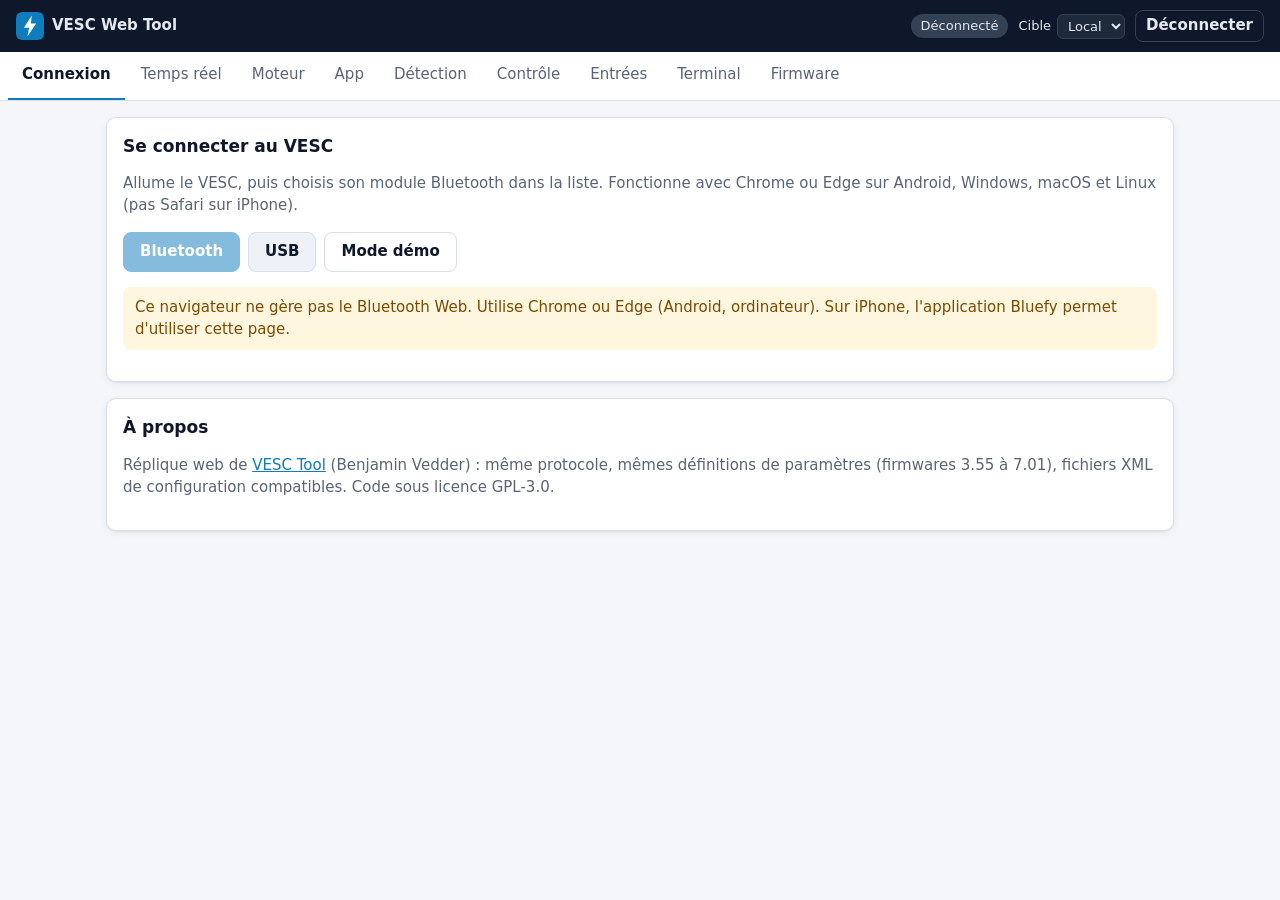
<file: vesc/index.html>
<!doctype html>
<html lang="fr">
<head>
  <meta charset="utf-8">
  <meta name="viewport" content="width=device-width, initial-scale=1, viewport-fit=cover">
  <title>VESC Web Tool</title>
  <meta name="description" content="Configuration et télémétrie des contrôleurs VESC par Bluetooth, dans le navigateur.">
  <meta name="theme-color" content="#0f172a">
  <link rel="manifest" href="manifest.webmanifest">
  <link rel="icon" href="icon.svg" type="image/svg+xml">
  <link rel="stylesheet" href="css/app.css">
</head>
<body>
  <header class="topbar">
    <div class="brand">
      <img src="icon.svg" alt="" width="28" height="28">
      <span>VESC Web Tool</span>
    </div>
    <div class="conn">
      <span id="connStatus" class="status off">Déconnecté</span>
      <label class="can-target" title="Envoyer les commandes à un VESC du bus CAN">
        <span>Cible</span>
        <select id="canTarget"><option value="-1">Local</option></select>
      </label>
      <button id="btnDisconnect" class="btn ghost" hidden>Déconnecter</button>
    </div>
  </header>

  <nav class="tabs" id="tabs">
    <button data-page="connect" class="active">Connexion</button>
    <button data-page="realtime">Temps réel</button>
    <button data-page="mcconf">Moteur</button>
    <button data-page="appconf">App</button>
    <button data-page="wizard">Détection</button>
    <button data-page="control">Contrôle</button>
    <button data-page="inputs">Entrées</button>
    <button data-page="terminal">Terminal</button>
    <button data-page="firmware">Firmware</button>
  </nav>

  <main>
    <!-- Connexion -->
    <section class="page active" id="page-connect">
      <div class="card">
        <h2>Se connecter au VESC</h2>
        <p class="muted">Allume le VESC, puis choisis son module Bluetooth dans la liste.
          Fonctionne avec Chrome ou Edge sur Android, Windows, macOS et Linux (pas Safari sur iPhone).</p>
        <div class="row wrap">
          <button id="btnBle" class="btn primary">Bluetooth</button>
          <button id="btnUsb" class="btn">USB</button>
          <button id="btnDemo" class="btn ghost">Mode démo</button>
        </div>
        <p id="bleSupport" class="warn" hidden></p>
      </div>

      <div class="card" id="infoCard" hidden>
        <h2>Contrôleur</h2>
        <dl class="kv" id="fwInfo"></dl>
        <div class="row wrap">
          <button id="btnScanCan" class="btn">Scanner le bus CAN</button>
          <button id="btnReboot" class="btn ghost">Redémarrer le VESC</button>
        </div>
        <ul id="canList" class="chips"></ul>
      </div>

      <div class="card">
        <h2>À propos</h2>
        <p class="muted">Réplique web de <a href="https://vesc-project.com/vesc_tool" target="_blank" rel="noopener">VESC Tool</a>
          (Benjamin Vedder) : même protocole, mêmes définitions de paramètres (firmwares 3.55 à 7.01),
          fichiers XML de configuration compatibles. Code sous licence GPL-3.0.</p>
      </div>
    </section>

    <!-- Temps réel -->
    <section class="page" id="page-realtime">
      <div class="toolbar">
        <button id="btnRtStream" class="btn primary">Démarrer</button>
        <label>Fréquence
          <select id="rtRate">
            <option value="100">10 Hz</option>
            <option value="200" selected>5 Hz</option>
            <option value="500">2 Hz</option>
          </select>
        </label>
        <button id="btnRtRecord" class="btn">Enregistrer CSV</button>
        <button id="btnRtClear" class="btn ghost">Effacer</button>
      </div>
      <div id="faultBanner" class="fault" hidden></div>
      <div class="tiles" id="rtTiles"></div>
      <div class="card">
        <div class="row wrap chart-head">
          <h2>Graphiques</h2>
          <div class="chips" id="chartSeries"></div>
        </div>
        <canvas id="rtChart" height="260"></canvas>
      </div>
    </section>

    <!-- Configuration moteur / app : construites par app.js -->
    <section class="page config-page" id="page-mcconf" data-kind="mcconf"></section>
    <section class="page config-page" id="page-appconf" data-kind="appconf"></section>

    <!-- Assistant de détection FOC -->
    <section class="page" id="page-wizard">
      <div class="card">
        <h2>Détection FOC automatique</h2>
        <p class="warn">Le moteur va tourner. Retire l'hélice ou la roue, ou bloque la planche, et garde une main sur l'interrupteur.</p>
        <label class="field">Type de moteur
          <select id="wizMotor"></select>
        </label>
        <div class="grid2">
          <label class="field">Pertes max (W)<input id="wizLoss" type="number" step="1"></label>
          <label class="field">Openloop ERPM<input id="wizOl" type="number" step="50"></label>
          <label class="field">Sensorless ERPM<input id="wizSl" type="number" step="100"></label>
          <label class="field">Courant batterie max (A, 0 = défaut)<input id="wizImax" type="number" step="5" value="0"></label>
          <label class="field">Courant batterie régen (A, 0 = défaut)<input id="wizImin" type="number" step="5" value="0"></label>
        </div>
        <label class="check"><input type="checkbox" id="wizCan"> Détecter aussi les VESC du bus CAN</label>
        <div class="row wrap">
          <button id="btnDetect" class="btn primary">Lancer la détection</button>
          <button id="btnDetectRL" class="btn">Mesurer R et L seulement</button>
        </div>
        <pre id="wizResult" class="result" hidden></pre>
      </div>
    </section>

    <!-- Contrôle moteur -->
    <section class="page" id="page-control">
      <div class="card">
        <h2>Contrôle moteur</h2>
        <p class="warn">Les commandes ne sont envoyées que tant que tu maintiens le bouton appuyé. Relâcher coupe le moteur.</p>
        <div class="ctl" data-mode="duty">
          <label>Rapport cyclique <output>0.10</output></label>
          <input type="range" min="-0.95" max="0.95" step="0.01" value="0.10">
          <button class="btn hold">Maintenir</button>
        </div>
        <div class="ctl" data-mode="current">
          <label>Courant (A) <output>5</output></label>
          <input type="range" min="-60" max="60" step="0.5" value="5">
          <button class="btn hold">Maintenir</button>
        </div>
        <div class="ctl" data-mode="brake">
          <label>Frein (A) <output>5</output></label>
          <input type="range" min="0" max="60" step="0.5" value="5">
          <button class="btn hold">Maintenir</button>
        </div>
        <div class="ctl" data-mode="rpm">
          <label>Vitesse (ERPM) <output>3000</output></label>
          <input type="range" min="-50000" max="50000" step="100" value="3000">
          <button class="btn hold">Maintenir</button>
        </div>
        <div class="ctl" data-mode="handbrake">
          <label>Frein à main (A) <output>3</output></label>
          <input type="range" min="0" max="30" step="0.5" value="3">
          <button class="btn hold">Maintenir</button>
        </div>
        <button id="btnStop" class="btn danger big">STOP</button>
        <dl class="kv" id="ctlLive"></dl>
      </div>
    </section>

    <!-- Entrées : PPM, ADC, IMU -->
    <section class="page" id="page-inputs">
      <div class="toolbar">
        <button id="btnInStream" class="btn primary">Démarrer</button>
      </div>
      <div class="grid2">
        <div class="card"><h2>PPM</h2><dl class="kv" id="inPpm"></dl></div>
        <div class="card"><h2>ADC</h2><dl class="kv" id="inAdc"></dl></div>
        <div class="card"><h2>IMU</h2><dl class="kv" id="inImu"></dl></div>
      </div>
    </section>

    <!-- Terminal -->
    <section class="page" id="page-terminal">
      <div class="card term">
        <div class="row wrap">
          <button class="btn ghost small" data-cmd="help">help</button>
          <button class="btn ghost small" data-cmd="faults">faults</button>
          <button class="btn ghost small" data-cmd="hw_status">hw_status</button>
          <button class="btn ghost small" data-cmd="uptime">uptime</button>
          <button class="btn ghost small" data-cmd="foc_state">foc_state</button>
          <button class="btn ghost small" id="btnTermClear">Effacer</button>
        </div>
        <pre id="termOut"></pre>
        <form id="termForm" class="row">
          <input id="termIn" autocomplete="off" autocapitalize="off" spellcheck="false" placeholder="Commande…">
          <button class="btn primary">Envoyer</button>
        </form>
      </div>
    </section>

    <!-- Firmware -->
    <section class="page" id="page-firmware">
      <div class="card">
        <h2>Mise à jour du firmware</h2>
        <p class="warn">Un mauvais firmware peut rendre le contrôleur inutilisable. Vérifie que le fichier correspond
          exactement à ton matériel (<span id="fwHwName">?</span>). Ne coupe pas l'alimentation pendant l'envoi.
          Par Bluetooth, l'envoi prend plusieurs minutes.</p>
        <label class="field">Fichier firmware (.bin)<input type="file" id="fwFile" accept=".bin"></label>
        <label class="check"><input type="checkbox" id="fwAllCan"> Envoyer à tous les VESC du bus CAN</label>
        <div class="row wrap">
          <button id="btnFwUpload" class="btn primary" disabled>Envoyer</button>
          <button id="btnFwCancel" class="btn ghost" hidden>Annuler</button>
        </div>
        <div class="progress" hidden><div></div></div>
        <p id="fwStatus" class="muted"></p>
        <p class="muted">Les firmwares officiels se trouvent dans VESC Tool ou sur
          <a href="https://github.com/vedderb/vesc_fw_archive" target="_blank" rel="noopener">vesc_fw_archive</a>.
          Les fichiers compressés (heatshrink) ne sont pas encore pris en charge.</p>
      </div>
    </section>
  </main>

  <div id="toast" class="toast" hidden></div>
  <dialog id="helpDialog">
    <h3 id="helpTitle"></h3>
    <div id="helpBody"></div>
    <form method="dialog"><button class="btn">Fermer</button></form>
  </dialog>

  <script type="module" src="js/app.js"></script>
</body>
</html>
</file>
<file: vesc/css/app.css>
:root {
  --bg: #f4f6fa;
  --surface: #ffffff;
  --surface-2: #eef1f6;
  --text: #0f172a;
  --muted: #5b6475;
  --border: #d9dee8;
  --accent: #0e7cbd;
  --accent-text: #ffffff;
  --ok: #138a4b;
  --warn-bg: #fff6e0;
  --warn-text: #7a4b00;
  --danger: #c62828;
  --modified: #fff2c2;
  --shadow: 0 1px 2px rgba(15, 23, 42, .06), 0 2px 8px rgba(15, 23, 42, .05);
  --radius: 10px;
  color-scheme: light;
}

@media (prefers-color-scheme: dark) {
  :root {
    --bg: #0b1120;
    --surface: #131c2e;
    --surface-2: #1b2639;
    --text: #e5e9f2;
    --muted: #94a0b8;
    --border: #27344c;
    --accent: #38a8e8;
    --accent-text: #04121d;
    --ok: #3ccf7f;
    --warn-bg: #3a2c0b;
    --warn-text: #ffd98a;
    --danger: #ef5350;
    --modified: #4a3d12;
    --shadow: none;
    color-scheme: dark;
  }
}

* { box-sizing: border-box; }

html, body {
  margin: 0;
  background: var(--bg);
  color: var(--text);
  font: 15px/1.45 system-ui, -apple-system, "Segoe UI", Roboto, sans-serif;
}

a { color: var(--accent); }

.topbar {
  position: sticky;
  top: 0;
  z-index: 10;
  display: flex;
  align-items: center;
  justify-content: space-between;
  gap: 12px;
  padding: 10px 16px;
  padding-top: max(10px, env(safe-area-inset-top));
  background: #0f172a;
  color: #e5e9f2;
}

.brand { display: flex; align-items: center; gap: 8px; font-weight: 650; }
.conn { display: flex; align-items: center; gap: 10px; flex-wrap: wrap; justify-content: flex-end; }

.status { font-size: 13px; padding: 3px 10px; border-radius: 999px; background: #334155; }
.status.on { background: #14532d; color: #bbf7d0; }
.status.busy { background: #713f12; color: #fde68a; }

.can-target { display: flex; align-items: center; gap: 6px; font-size: 13px; }
.can-target select { background: #1e293b; color: inherit; border: 1px solid #334155; border-radius: 6px; padding: 3px 6px; }

.tabs {
  position: sticky;
  top: 52px;
  z-index: 9;
  display: flex;
  gap: 2px;
  overflow-x: auto;
  padding: 0 8px;
  background: var(--surface);
  border-bottom: 1px solid var(--border);
  scrollbar-width: none;
}
.tabs::-webkit-scrollbar { display: none; }
.tabs button {
  flex: 0 0 auto;
  padding: 12px 14px;
  border: 0;
  border-bottom: 2px solid transparent;
  background: none;
  color: var(--muted);
  font: inherit;
  cursor: pointer;
}
.tabs button.active { color: var(--text); border-bottom-color: var(--accent); font-weight: 600; }

main { max-width: 1100px; margin: 0 auto; padding: 16px; padding-bottom: 48px; }
.page { display: none; }
.page.active { display: block; }

.card {
  background: var(--surface);
  border: 1px solid var(--border);
  border-radius: var(--radius);
  box-shadow: var(--shadow);
  padding: 16px;
  margin-bottom: 16px;
}
.card h2 { margin: 0 0 10px; font-size: 17px; }

.muted { color: var(--muted); }
.warn { background: var(--warn-bg); color: var(--warn-text); padding: 10px 12px; border-radius: 8px; }
.fault { background: var(--danger); color: #fff; padding: 10px 12px; border-radius: 8px; margin-bottom: 12px; font-weight: 600; }

.row { display: flex; gap: 8px; align-items: center; }
.row.wrap { flex-wrap: wrap; }
.grid2 { display: grid; grid-template-columns: repeat(auto-fit, minmax(240px, 1fr)); gap: 12px; }

.btn {
  display: inline-flex;
  align-items: center;
  justify-content: center;
  gap: 6px;
  min-height: 40px;
  padding: 8px 16px;
  border: 1px solid var(--border);
  border-radius: 8px;
  background: var(--surface-2);
  color: var(--text);
  font: inherit;
  font-weight: 550;
  cursor: pointer;
  touch-action: manipulation;
  user-select: none;
}
.btn:disabled { opacity: .5; cursor: not-allowed; }
.btn.primary { background: var(--accent); border-color: var(--accent); color: var(--accent-text); }
.btn.ghost { background: transparent; }
.btn.danger { background: var(--danger); border-color: var(--danger); color: #fff; }
.btn.small { min-height: 32px; padding: 4px 10px; font-size: 13px; }
.btn.big { width: 100%; min-height: 64px; font-size: 22px; margin: 12px 0; }
.topbar .btn.ghost { color: #e5e9f2; border-color: #334155; min-height: 32px; padding: 4px 10px; }

input, select, textarea {
  font: inherit;
  color: var(--text);
  background: var(--surface);
  border: 1px solid var(--border);
  border-radius: 6px;
  padding: 7px 9px;
  min-width: 0;
}
input[type="checkbox"] { width: 18px; height: 18px; accent-color: var(--accent); }
input[type="range"] { width: 100%; accent-color: var(--accent); padding: 0; border: 0; }

.field { display: flex; flex-direction: column; gap: 4px; margin: 8px 0; font-size: 14px; color: var(--muted); }
.field input, .field select { color: var(--text); }
.check { display: flex; align-items: center; gap: 8px; margin: 10px 0; }

.toolbar { display: flex; flex-wrap: wrap; gap: 8px; align-items: center; margin-bottom: 12px; }
.toolbar label { display: flex; align-items: center; gap: 6px; font-size: 14px; color: var(--muted); }

.kv { display: grid; grid-template-columns: max-content 1fr; gap: 4px 16px; margin: 0 0 12px; }
.kv dt { color: var(--muted); }
.kv dd { margin: 0; font-variant-numeric: tabular-nums; word-break: break-all; }

.chips { display: flex; flex-wrap: wrap; gap: 6px; list-style: none; padding: 0; margin: 8px 0 0; }
.chip {
  padding: 4px 10px;
  border-radius: 999px;
  border: 1px solid var(--border);
  background: var(--surface-2);
  font-size: 13px;
  cursor: pointer;
}
.chip.on { background: var(--accent); color: var(--accent-text); border-color: var(--accent); }

.tiles { display: grid; grid-template-columns: repeat(auto-fill, minmax(150px, 1fr)); gap: 10px; margin-bottom: 16px; }
.tile {
  background: var(--surface);
  border: 1px solid var(--border);
  border-radius: var(--radius);
  padding: 10px 12px;
}
.tile .label { font-size: 12px; color: var(--muted); text-transform: uppercase; letter-spacing: .03em; }
.tile .value { font-size: 24px; font-weight: 650; font-variant-numeric: tabular-nums; }
.tile .unit { font-size: 13px; color: var(--muted); margin-left: 3px; font-weight: 500; }

.chart-head { justify-content: space-between; }
.chart-head h2 { margin: 0; }
canvas { width: 100%; display: block; }

/* Pages de configuration */
.cfg-layout { display: grid; grid-template-columns: 220px 1fr; gap: 16px; align-items: start; }
.cfg-groups { position: sticky; top: 110px; max-height: calc(100vh - 130px); overflow: auto; padding: 8px; }
.cfg-groups details { margin-bottom: 4px; }
.cfg-groups summary { cursor: pointer; font-weight: 600; padding: 6px; border-radius: 6px; }
.cfg-groups button {
  display: block;
  width: 100%;
  text-align: left;
  border: 0;
  background: none;
  color: var(--muted);
  font: inherit;
  padding: 5px 6px 5px 18px;
  border-radius: 6px;
  cursor: pointer;
}
.cfg-groups button.active { background: var(--surface-2); color: var(--text); font-weight: 600; }
.cfg-groups button.mod::after { content: " •"; color: var(--accent); }
.cfg-head { display: flex; justify-content: space-between; align-items: center; gap: 8px; flex-wrap: wrap; }
.cfg-head h2 { margin: 0; }
.cfg-search { width: 220px; }
.sep { margin: 18px 0 6px; padding-bottom: 4px; border-bottom: 1px solid var(--border); font-weight: 650; font-size: 14px; }
.param {
  display: grid;
  grid-template-columns: 1fr minmax(140px, 260px) 32px;
  gap: 8px;
  align-items: center;
  padding: 6px 4px;
  border-radius: 6px;
}
.param.mod { background: var(--modified); }
.param .name { font-size: 14px; }
.param .name small { display: block; color: var(--muted); font-size: 11px; font-family: ui-monospace, monospace; }
.param .edit { display: flex; align-items: center; gap: 6px; }
.param .edit input:not([type="checkbox"]), .param .edit select { width: 100%; }
.param .edit .unit { color: var(--muted); font-size: 13px; white-space: nowrap; }
.param .bits { display: flex; flex-wrap: wrap; gap: 4px 10px; font-size: 13px; }
.param .bits label { display: flex; gap: 4px; align-items: center; }
.help-btn {
  width: 28px;
  height: 28px;
  border-radius: 50%;
  border: 1px solid var(--border);
  background: var(--surface-2);
  color: var(--muted);
  cursor: pointer;
  font-weight: 700;
}
.cfg-mobile-nav { display: none; width: 100%; margin-bottom: 12px; font-weight: 600; }
.cfg-empty { color: var(--muted); padding: 24px 0; text-align: center; }

/* Contrôle */
.ctl { display: grid; grid-template-columns: 1fr 120px; gap: 4px 12px; align-items: center; padding: 10px 0; border-bottom: 1px solid var(--border); }
.ctl label { grid-column: 1 / -1; display: flex; justify-content: space-between; font-weight: 550; }
.ctl output { font-variant-numeric: tabular-nums; color: var(--accent); }
.ctl .hold.active { background: var(--ok); border-color: var(--ok); color: #fff; }

/* Terminal */
.term pre {
  height: 50vh;
  overflow: auto;
  background: #0b1120;
  color: #cbd5e1;
  padding: 12px;
  border-radius: 8px;
  font: 13px/1.45 ui-monospace, SFMono-Regular, Menlo, monospace;
  white-space: pre-wrap;
  margin: 12px 0;
}
.term form input { flex: 1; font-family: ui-monospace, monospace; }

.result { background: var(--surface-2); padding: 12px; border-radius: 8px; white-space: pre-wrap; font: 13px/1.5 ui-monospace, monospace; }

.progress { height: 10px; background: var(--surface-2); border-radius: 999px; overflow: hidden; margin: 12px 0; }
.progress div { height: 100%; width: 0; background: var(--accent); transition: width .2s; }

.toast {
  position: fixed;
  left: 50%;
  bottom: max(20px, env(safe-area-inset-bottom));
  transform: translateX(-50%);
  max-width: calc(100% - 32px);
  background: #0f172a;
  color: #fff;
  padding: 10px 16px;
  border-radius: 8px;
  box-shadow: 0 6px 20px rgba(0, 0, 0, .25);
  z-index: 100;
}
.toast.error { background: var(--danger); }

dialog {
  max-width: min(560px, calc(100% - 32px));
  border: 1px solid var(--border);
  border-radius: var(--radius);
  background: var(--surface);
  color: var(--text);
}
dialog::backdrop { background: rgba(0, 0, 0, .4); }
#helpBody { white-space: pre-wrap; max-height: 60vh; overflow: auto; margin-bottom: 12px; }

@media (max-width: 760px) {
  .cfg-layout { grid-template-columns: 1fr; }
  .cfg-groups { display: none; }
  .cfg-mobile-nav { display: block; }
  .cfg-search { width: 100%; }
  .param { grid-template-columns: 1fr 32px; }
  .param .edit { grid-column: 1 / 2; grid-row: 2; }
  .brand span { display: none; }
  .topbar { position: static; padding: 8px 12px; }
  .tabs { top: 0; }
}
</file>
